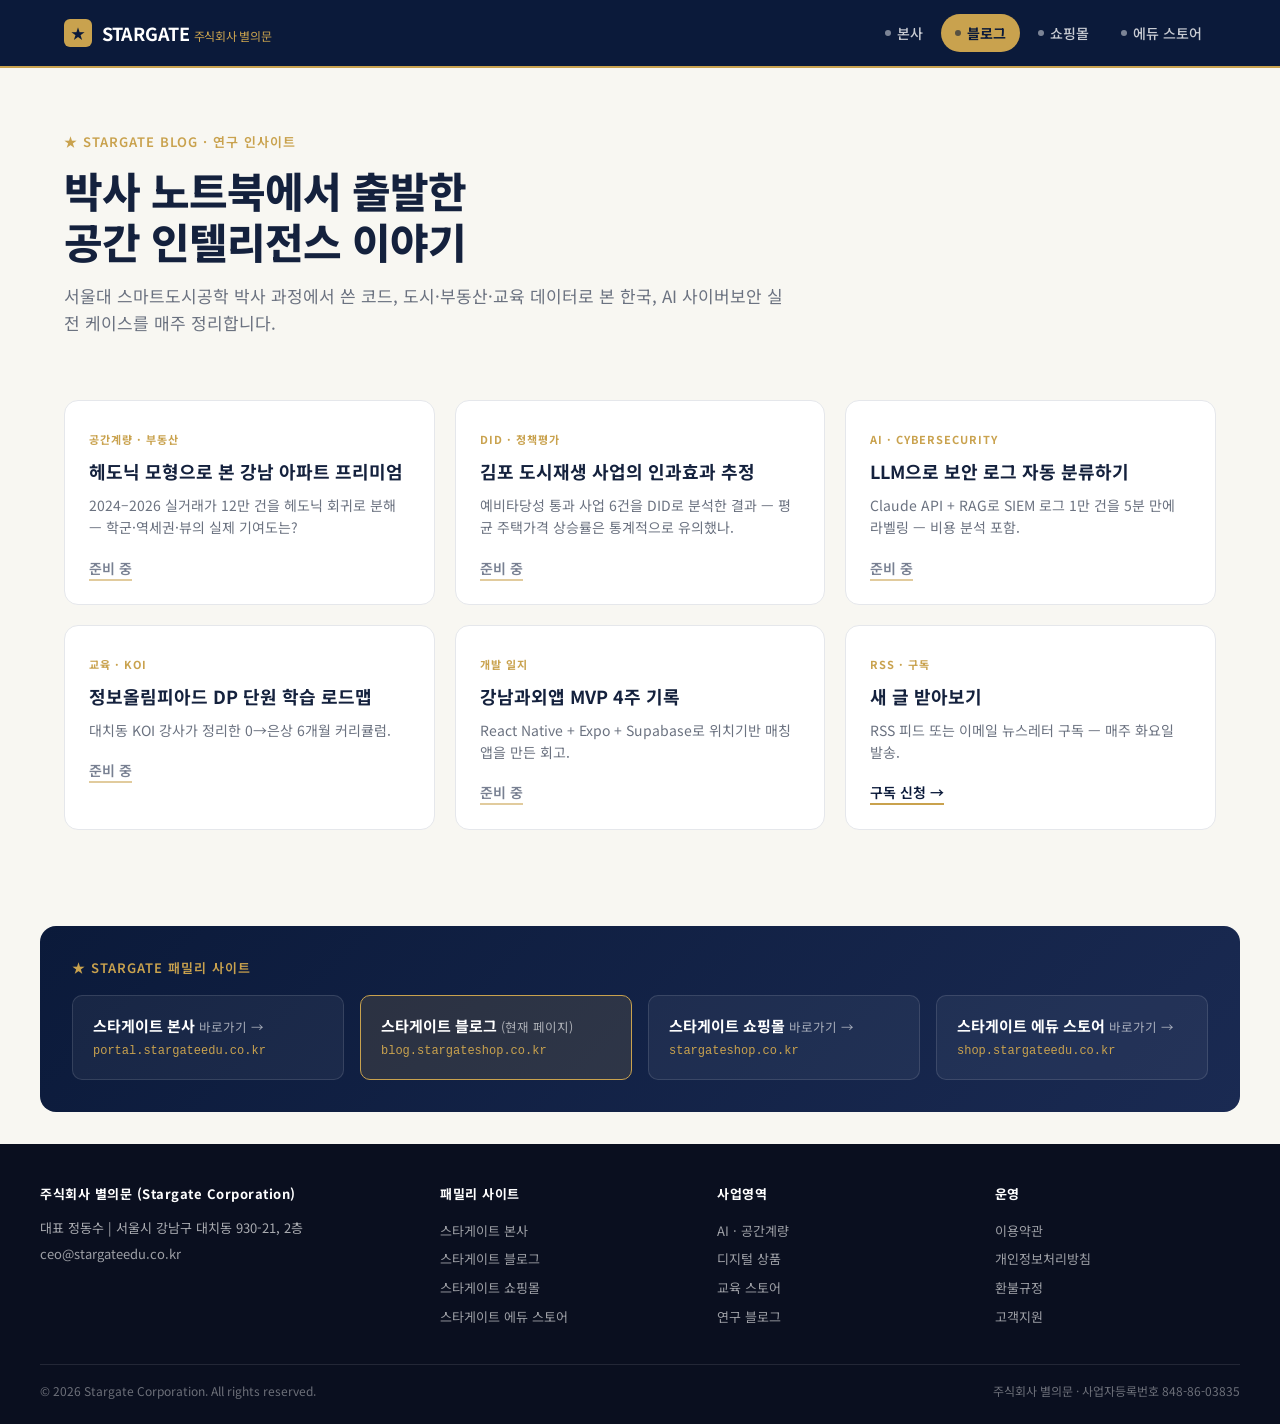
<file: index.html>
<!DOCTYPE html>
<html lang="ko">
<head>
<meta charset="UTF-8">
<meta name="viewport" content="width=device-width, initial-scale=1">
<title>STARGATE 블로그 — AI · 공간계량 · 도시공학 인사이트</title>
<meta name="description" content="주식회사 별의문 공식 블로그. AI 사이버보안, 공간계량 모형, 스마트도시, 대치동 영재교육 인사이트.">
<meta name="keywords" content="스타게이트 블로그, 공간계량, 헤도닉, DID, AI 보안, 영재교육, 대치동 KOI">
<link rel="canonical" href="https://blog.stargateshop.co.kr/">
<link rel="alternate" href="https://portal.stargateedu.co.kr/" hreflang="ko" title="STARGATE 본사">
<link rel="alternate" href="https://stargateshop.co.kr/" hreflang="ko" title="STARGATE 쇼핑몰">

<meta property="og:type" content="website">
<meta property="og:title" content="STARGATE 블로그">
<meta property="og:description" content="AI · 공간계량 · 스마트도시 인사이트">
<meta property="og:url" content="https://blog.stargateshop.co.kr/">
<meta property="og:site_name" content="STARGATE BLOG">
<meta property="og:locale" content="ko_KR">

<link rel="preconnect" href="https://fonts.googleapis.com">
<link rel="preconnect" href="https://fonts.gstatic.com" crossorigin>
<link href="https://fonts.googleapis.com/css2?family=Noto+Sans+KR:wght@400;500;600;700;800&display=swap" rel="stylesheet">

<link rel="stylesheet" href="./스타게이트 통합 네비.css">
</head>
<body>

<main>
  <section class="sg-hero">
    <div class="sg-hero__eyebrow">★ STARGATE BLOG · 연구 인사이트</div>
    <h1 class="sg-hero__title">박사 노트북에서 출발한<br>공간 인텔리전스 이야기</h1>
    <p class="sg-hero__lead">
      서울대 스마트도시공학 박사 과정에서 쓴 코드, 도시·부동산·교육 데이터로 본 한국,
      AI 사이버보안 실전 케이스를 매주 정리합니다.
    </p>
  </section>

  <section class="sg-section">
    <div class="sg-grid">
      <article class="sg-card">
        <div class="sg-card__tag">공간계량 · 부동산</div>
        <h3 class="sg-card__title">헤도닉 모형으로 본 강남 아파트 프리미엄</h3>
        <p class="sg-card__desc">2024–2026 실거래가 12만 건을 헤도닉 회귀로 분해 — 학군·역세권·뷰의 실제 기여도는?</p>
        <span class="sg-card__cta" style="opacity:.55;cursor:default">준비 중</span>
      </article>
      <article class="sg-card">
        <div class="sg-card__tag">DID · 정책평가</div>
        <h3 class="sg-card__title">김포 도시재생 사업의 인과효과 추정</h3>
        <p class="sg-card__desc">예비타당성 통과 사업 6건을 DID로 분석한 결과 — 평균 주택가격 상승률은 통계적으로 유의했나.</p>
        <span class="sg-card__cta" style="opacity:.55;cursor:default">준비 중</span>
      </article>
      <article class="sg-card">
        <div class="sg-card__tag">AI · Cybersecurity</div>
        <h3 class="sg-card__title">LLM으로 보안 로그 자동 분류하기</h3>
        <p class="sg-card__desc">Claude API + RAG로 SIEM 로그 1만 건을 5분 만에 라벨링 — 비용 분석 포함.</p>
        <span class="sg-card__cta" style="opacity:.55;cursor:default">준비 중</span>
      </article>
      <article class="sg-card">
        <div class="sg-card__tag">교육 · KOI</div>
        <h3 class="sg-card__title">정보올림피아드 DP 단원 학습 로드맵</h3>
        <p class="sg-card__desc">대치동 KOI 강사가 정리한 0→은상 6개월 커리큘럼.</p>
        <span class="sg-card__cta" style="opacity:.55;cursor:default">준비 중</span>
      </article>
      <article class="sg-card">
        <div class="sg-card__tag">개발 일지</div>
        <h3 class="sg-card__title">강남과외앱 MVP 4주 기록</h3>
        <p class="sg-card__desc">React Native + Expo + Supabase로 위치기반 매칭 앱을 만든 회고.</p>
        <span class="sg-card__cta" style="opacity:.55;cursor:default">준비 중</span>
      </article>
      <article class="sg-card">
        <div class="sg-card__tag">RSS · 구독</div>
        <h3 class="sg-card__title">새 글 받아보기</h3>
        <p class="sg-card__desc">RSS 피드 또는 이메일 뉴스레터 구독 — 매주 화요일 발송.</p>
        <a class="sg-card__cta" href="mailto:ceo@stargateedu.co.kr?subject=뉴스레터 구독">구독 신청 →</a>
      </article>
    </div>
  </section>
</main>

<script src="./스타게이트 통합 네비.js" data-site="blog"></script>
</body>
</html>
</file>
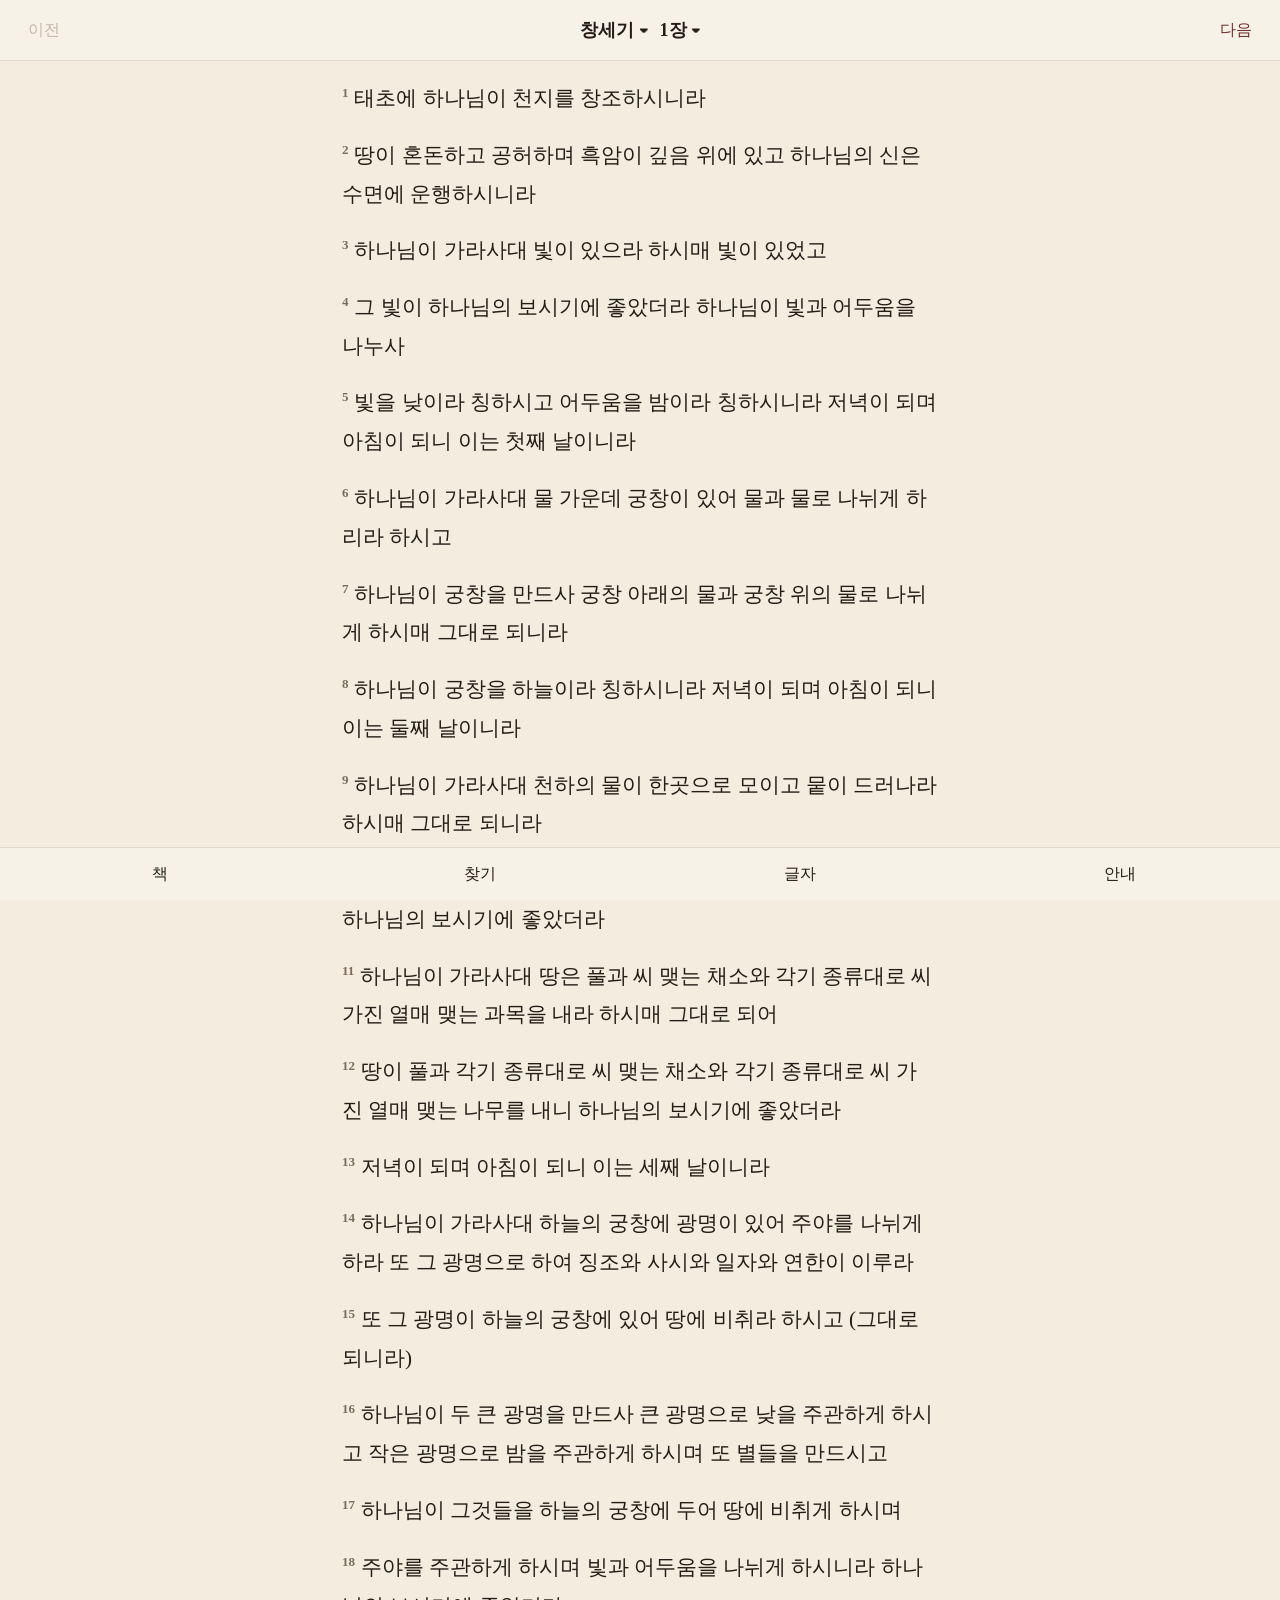
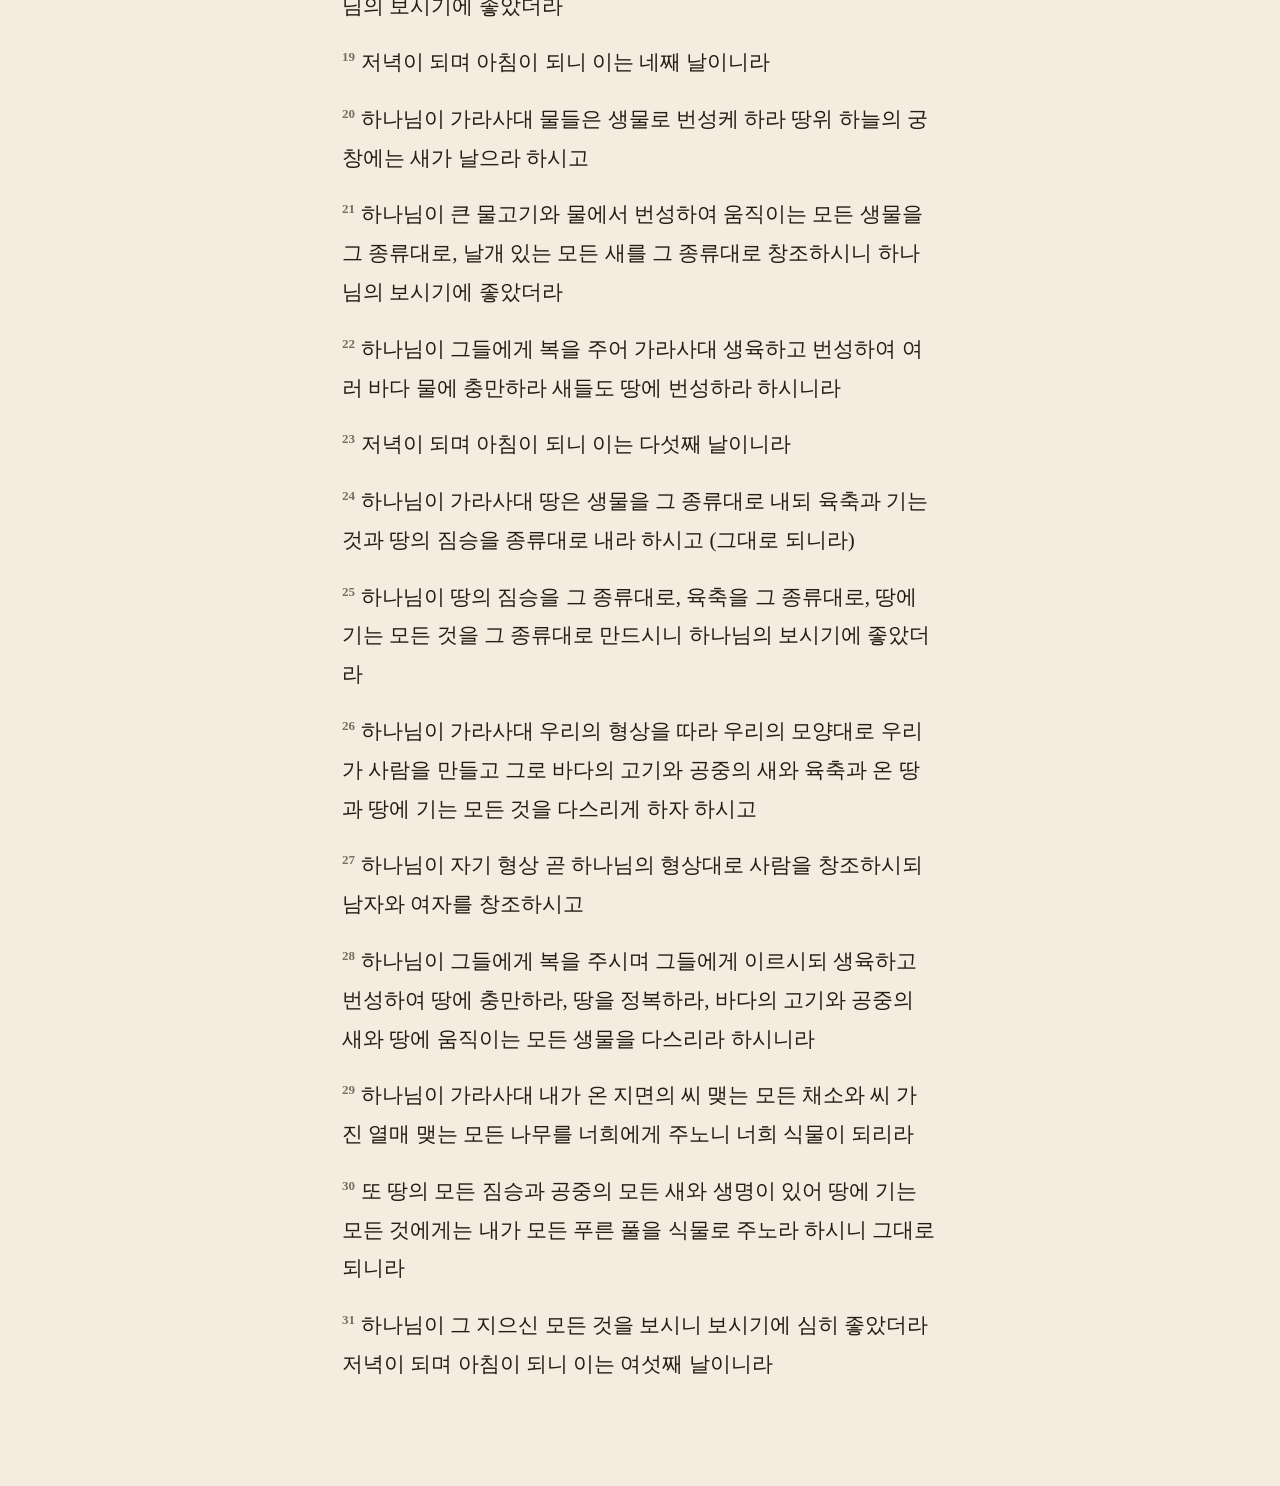
<file: bible/www/index.html>
<!DOCTYPE html>
<html lang="ko">
<head>
  <meta charset="utf-8">
  <meta name="viewport" content="width=device-width, initial-scale=1, viewport-fit=cover">
  <title>개역한글</title>
  <meta name="description" content="앱을 열면 성경전서 개역한글판 본문이 바로 나옵니다.">
  <meta name="theme-color" content="#f3ecdf">
  <link rel="icon" href="./icon-192.png">
  <link rel="manifest" href="./manifest.webmanifest">
  <link rel="stylesheet" href="./styles.css">
  <script>
    (function () {
      var size = "21";
      try { size = localStorage.getItem("krv-size") || size; } catch (e) {}
      document.documentElement.style.setProperty("--size", size + "px");
      if (history.scrollRestoration) history.scrollRestoration = "manual";
    })();
  </script>
  <script src="./boot.js"></script>
</head>
<body>
  <header class="bar">
    <button id="prev" type="button">이전</button>
    <h1>
      <button id="pick-book" type="button" aria-haspopup="dialog" aria-controls="sheet" title="책 선택"><span id="book-name">창세기</span> <span aria-hidden="true">▾</span></button>
      <button id="open-chapters" type="button" aria-haspopup="dialog" aria-controls="sheet" title="장 선택"><span id="chapter-number">1장</span> <span aria-hidden="true">▾</span></button>
    </h1>
    <button id="next" type="button">다음</button>
  </header>
  <main id="read" tabindex="-1"></main>
  <script>
    (function () {
      var boot = window.KRV_BOOT;
      var title = boot.title;
      var body = boot.html;
      var verse = "";
      try {
        var saved = JSON.parse(localStorage.getItem("krv") || "null");
        if (saved && saved.v === boot.v && saved.html) {
          title = saved.title || title;
          body = saved.html;
          verse = saved.verse || "";
        }
      } catch (e) {}
      var labels = title.match(/^(.+) (\d+장)$/);
      if (labels) {
        document.getElementById("book-name").textContent = labels[1];
        document.getElementById("chapter-number").textContent = labels[2];
      }
      var read = document.getElementById("read");
      read.innerHTML = body;
      if (verse) {
        var el = document.getElementById("v-" + verse);
        if (el) {
          var bar = document.querySelector(".bar");
          var top = el.getBoundingClientRect().top + window.pageYOffset - (bar ? bar.offsetHeight : 52) - 8;
          window.scrollTo(0, top);
        }
      }
    })();
  </script>
  <nav class="tabs" aria-label="읽기 도구">
    <button type="button" id="open-books" data-sheet="books">책</button>
    <button type="button" id="open-search" data-sheet="search">찾기</button>
    <button type="button" id="open-type" data-sheet="type">글자</button>
    <button type="button" id="open-about" data-sheet="about">안내</button>
  </nav>
  <div id="sheet" hidden>
    <div class="sheet" role="dialog" aria-modal="true" aria-labelledby="sheet-title">
      <header class="sheet-bar">
        <h2 id="sheet-title">책</h2>
        <button type="button" id="close-sheet">닫기</button>
      </header>
      <div id="sheet-body"></div>
    </div>
  </div>
  <script src="./text.js" defer></script>
  <script src="./app.js" defer></script>
</body>
</html>
</file>
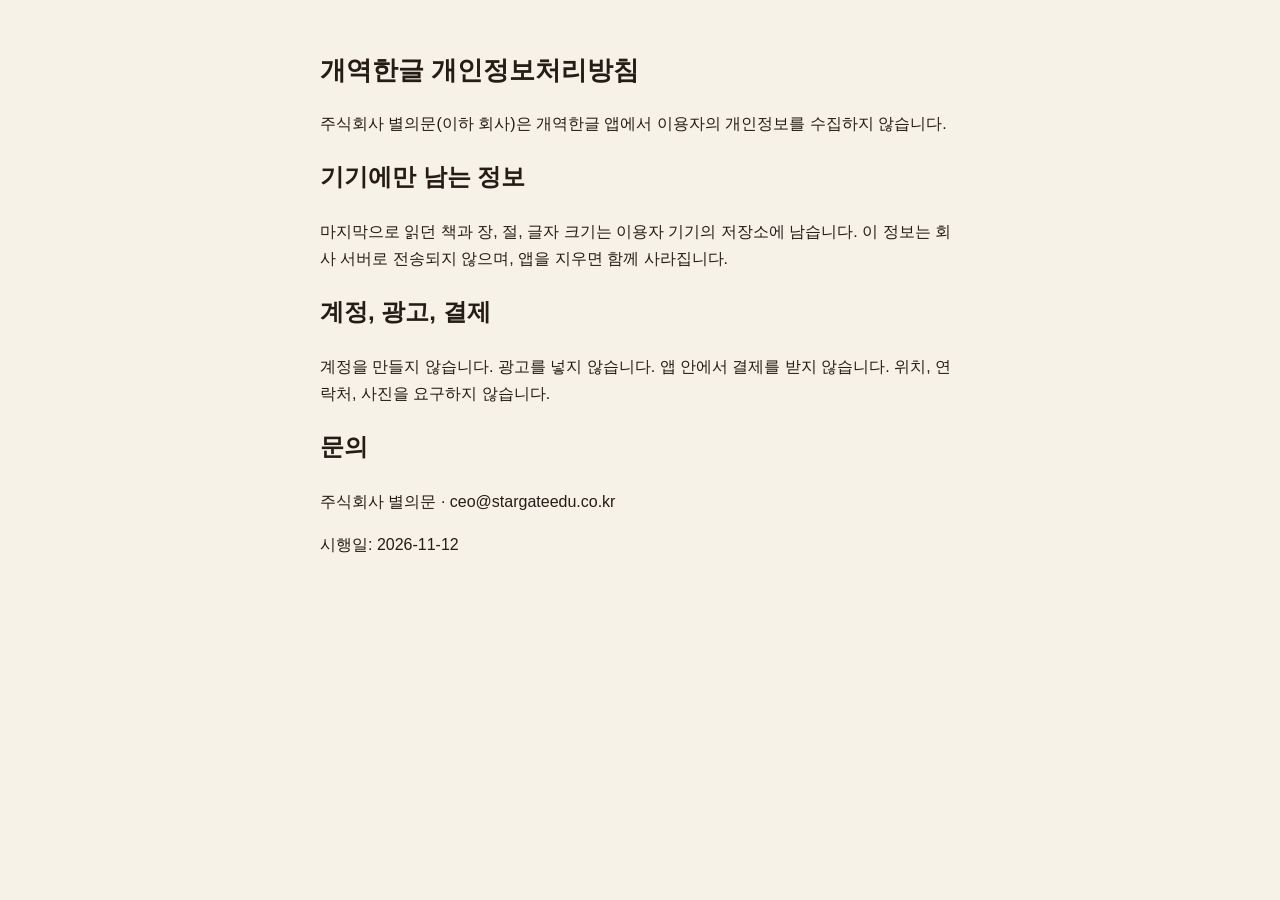
<file: bible/www/privacy.html>
<!DOCTYPE html>
<html lang="ko">
<head>
  <meta charset="utf-8">
  <meta name="viewport" content="width=device-width, initial-scale=1">
  <title>개역한글 개인정보처리방침</title>
  <style>
    body { margin: 0 auto; max-width: 40rem; padding: 32px 20px 64px; font-family: "Noto Sans KR", sans-serif; line-height: 1.7; color: #241c15; background: #f7f2e8; }
    h1 { font-size: 1.6rem; }
  </style>
</head>
<body>
  <h1>개역한글 개인정보처리방침</h1>
  <p>주식회사 별의문(이하 회사)은 개역한글 앱에서 이용자의 개인정보를 수집하지 않습니다.</p>
  <h2>기기에만 남는 정보</h2>
  <p>마지막으로 읽던 책과 장, 절, 글자 크기는 이용자 기기의 저장소에 남습니다. 이 정보는 회사 서버로 전송되지 않으며, 앱을 지우면 함께 사라집니다.</p>
  <h2>계정, 광고, 결제</h2>
  <p>계정을 만들지 않습니다. 광고를 넣지 않습니다. 앱 안에서 결제를 받지 않습니다. 위치, 연락처, 사진을 요구하지 않습니다.</p>
  <h2>문의</h2>
  <p>주식회사 별의문 · ceo@stargateedu.co.kr</p>
  <p>시행일: 2026-11-12</p>
</body>
</html>
</file>
<file: 스타게이트 통합 네비.css>
/* ============================================================
   STARGATE 통합 네비게이션 — 3사이트 공통 스타일
   portal.stargateedu.co.kr / blog.stargateshop.co.kr / stargateshop.co.kr
   ------------------------------------------------------------
   브랜드 컬러
     --sg-navy   : #0B1A3A  (메인 딥네이비, 별의문 밤하늘)
     --sg-gold   : #C9A24E  (별빛 골드)
     --sg-ink    : #14213D  (본문 잉크)
     --sg-paper  : #F8F7F2  (배경 종이)
     --sg-mute   : #6B7280  (보조 텍스트)
   ============================================================ */

:root {
  --sg-navy: #0B1A3A;
  --sg-gold: #C9A24E;
  --sg-ink:  #14213D;
  --sg-paper:#F8F7F2;
  --sg-mute: #6B7280;
  --sg-line: #E5E7EB;
}

* { box-sizing: border-box; }

html, body {
  margin: 0;
  padding: 0;
  font-family: "Noto Sans KR", "Pretendard", "Malgun Gothic", "맑은 고딕", system-ui, -apple-system, sans-serif;
  color: var(--sg-ink);
  background: var(--sg-paper);
  -webkit-font-smoothing: antialiased;
  line-height: 1.6;
}

a { color: inherit; text-decoration: none; }

/* ────── Header ────── */
.sg-header {
  background: var(--sg-navy);
  color: #fff;
  border-bottom: 2px solid var(--sg-gold);
  position: sticky;
  top: 0;
  z-index: 100;
}

.sg-header__inner {
  max-width: 1200px;
  margin: 0 auto;
  padding: 14px 24px;
  display: flex;
  align-items: center;
  justify-content: space-between;
  gap: 24px;
}

.sg-brand {
  display: flex;
  align-items: center;
  gap: 10px;
  font-weight: 700;
  font-size: 18px;
  letter-spacing: -0.3px;
}

.sg-brand__mark {
  width: 28px;
  height: 28px;
  display: inline-flex;
  align-items: center;
  justify-content: center;
  background: var(--sg-gold);
  color: var(--sg-navy);
  border-radius: 6px;
  font-weight: 900;
  font-size: 14px;
}

.sg-brand__sub {
  color: var(--sg-gold);
  font-weight: 400;
  font-size: 12px;
  margin-left: 4px;
}

.sg-nav {
  display: flex;
  align-items: center;
  gap: 4px;
}

.sg-nav__link {
  display: inline-flex;
  align-items: center;
  gap: 6px;
  padding: 8px 14px;
  border-radius: 999px;
  font-size: 14px;
  font-weight: 500;
  color: rgba(255,255,255,0.78);
  transition: all 0.15s;
}

.sg-nav__link:hover {
  color: #fff;
  background: rgba(255,255,255,0.08);
}

.sg-nav__link.is-active {
  background: var(--sg-gold);
  color: var(--sg-navy);
  font-weight: 700;
}

.sg-nav__dot {
  width: 6px;
  height: 6px;
  border-radius: 50%;
  background: currentColor;
  opacity: 0.6;
}

/* ────── Hero / 페이지 헤딩 ────── */
.sg-hero {
  max-width: 1200px;
  margin: 0 auto;
  padding: 64px 24px 32px;
}

.sg-hero__eyebrow {
  font-size: 13px;
  color: var(--sg-gold);
  font-weight: 600;
  letter-spacing: 1px;
  text-transform: uppercase;
  margin-bottom: 12px;
}

.sg-hero__title {
  font-size: 42px;
  line-height: 1.2;
  font-weight: 800;
  margin: 0 0 16px;
  letter-spacing: -1px;
}

.sg-hero__lead {
  font-size: 17px;
  color: var(--sg-mute);
  max-width: 720px;
  margin: 0;
}

/* ────── Section / Card ────── */
.sg-section {
  max-width: 1200px;
  margin: 0 auto;
  padding: 32px 24px 64px;
}

.sg-grid {
  display: grid;
  grid-template-columns: repeat(auto-fit, minmax(280px, 1fr));
  gap: 20px;
}

.sg-card {
  background: #fff;
  border: 1px solid var(--sg-line);
  border-radius: 14px;
  padding: 24px;
  transition: transform 0.15s, box-shadow 0.15s;
}

.sg-card:hover {
  transform: translateY(-2px);
  box-shadow: 0 8px 24px rgba(11,26,58,0.08);
}

.sg-card__tag {
  display: inline-block;
  font-size: 11px;
  font-weight: 700;
  color: var(--sg-gold);
  letter-spacing: 1px;
  text-transform: uppercase;
  margin-bottom: 8px;
}

.sg-card__title {
  font-size: 18px;
  font-weight: 700;
  margin: 0 0 8px;
}

.sg-card__desc {
  font-size: 14px;
  color: var(--sg-mute);
  margin: 0 0 16px;
}

.sg-card__cta {
  font-size: 14px;
  font-weight: 600;
  color: var(--sg-navy);
  border-bottom: 2px solid var(--sg-gold);
  padding-bottom: 1px;
}

/* ────── 사이트 간 링크 박스 (Cross-link) ────── */
.sg-cross {
  background: linear-gradient(135deg, var(--sg-navy) 0%, #1a2a52 100%);
  color: #fff;
  border-radius: 16px;
  padding: 32px;
  margin: 32px auto;
  max-width: 1200px;
}

.sg-cross__title {
  font-size: 13px;
  color: var(--sg-gold);
  letter-spacing: 1px;
  text-transform: uppercase;
  margin-bottom: 16px;
  font-weight: 600;
}

.sg-cross__grid {
  display: grid;
  grid-template-columns: repeat(auto-fit, minmax(260px, 1fr));
  gap: 16px;
}

.sg-cross__item {
  background: rgba(255,255,255,0.05);
  border: 1px solid rgba(255,255,255,0.12);
  border-radius: 10px;
  padding: 18px 20px;
  display: block;
  transition: all 0.15s;
}

.sg-cross__item:hover {
  background: rgba(255,255,255,0.10);
  border-color: var(--sg-gold);
}

.sg-cross__item.is-current {
  background: rgba(201,162,78,0.15);
  border-color: var(--sg-gold);
}

.sg-cross__name {
  font-size: 15px;
  font-weight: 700;
  margin-bottom: 4px;
}

.sg-cross__url {
  font-size: 12px;
  color: var(--sg-gold);
  font-family: ui-monospace, SFMono-Regular, monospace;
}

/* ────── Footer ────── */
.sg-footer {
  background: #0a0f1f;
  color: rgba(255,255,255,0.65);
  padding: 40px 24px 24px;
  font-size: 13px;
}

.sg-footer__inner {
  max-width: 1200px;
  margin: 0 auto;
  display: grid;
  grid-template-columns: 1.5fr 1fr 1fr 1fr;
  gap: 32px;
  margin-bottom: 32px;
}

.sg-footer__col h4 {
  color: #fff;
  font-size: 13px;
  margin: 0 0 12px;
  letter-spacing: 0.5px;
}

.sg-footer__col a {
  display: block;
  padding: 4px 0;
  color: rgba(255,255,255,0.6);
}

.sg-footer__col a:hover { color: var(--sg-gold); }

.sg-footer__bottom {
  max-width: 1200px;
  margin: 0 auto;
  border-top: 1px solid rgba(255,255,255,0.1);
  padding-top: 16px;
  display: flex;
  justify-content: space-between;
  flex-wrap: wrap;
  gap: 8px;
  font-size: 12px;
  color: rgba(255,255,255,0.4);
}

/* ────── Mobile ────── */
@media (max-width: 768px) {
  .sg-header__inner { flex-direction: column; gap: 12px; padding: 12px 16px; }
  .sg-nav { flex-wrap: wrap; justify-content: center; }
  .sg-nav__link { padding: 6px 10px; font-size: 13px; }
  .sg-hero { padding: 40px 16px 24px; }
  .sg-hero__title { font-size: 30px; }
  .sg-section { padding: 24px 16px 48px; }
  .sg-cross { margin: 24px 16px; padding: 24px; }
  .sg-footer__inner { grid-template-columns: 1fr 1fr; gap: 24px; }
}
</file>
<file: bible/www/styles.css>
:root {
  --size: 21px;
  --paper: #f3ecdf;
  --ink: #241c15;
  --muted: #7a6d5e;
  --line: #e2d8c8;
  --bar: #f7f2e8;
  --mark: #6f2e2a;
  color-scheme: light;
}

* { box-sizing: border-box; }

html, body {
  margin: 0;
}

body {
  background: var(--paper);
  color: var(--ink);
  font-family: "Noto Serif KR", "Source Han Serif K", "Nanum Myeongjo", "Batang", serif;
}

button, input {
  font: inherit;
  color: inherit;
}

.bar, .tabs, .sheet-bar {
  display: flex;
  align-items: center;
  background: var(--bar);
}

.bar {
  position: sticky;
  top: 0;
  z-index: 2;
  gap: 8px;
  min-height: 52px;
  padding: max(8px, env(safe-area-inset-top)) 12px 8px;
  border-bottom: 1px solid var(--line);
}

.bar h1, .sheet-bar h2 {
  flex: 1;
  margin: 0;
  text-align: center;
  font-size: 18px;
  font-weight: 650;
  letter-spacing: -0.02em;
}

.bar button, .sheet-bar button, .tabs button, .books button, .chapters button, .sizes button, .hit {
  border: 0;
  background: transparent;
  cursor: pointer;
}

.bar button {
  min-width: 64px;
  min-height: 40px;
  border-radius: 8px;
  color: var(--mark);
  font-size: 16px;
}

.bar h1 {
  display: flex;
  justify-content: center;
  flex-wrap: wrap;
}

.bar h1 button {
  min-width: 44px;
  min-height: 44px;
  color: inherit;
  font: inherit;
}

.bar button:disabled {
  color: #c4b8a8;
  cursor: default;
}

main {
  width: min(40rem, 100%);
  margin: 0 auto;
  padding: 18px 22px calc(84px + env(safe-area-inset-bottom));
  font-size: var(--size);
  line-height: 1.85;
}

.v {
  margin: 0 0 0.85em;
  scroll-margin-top: 68px;
}

.v sup {
  margin-right: 0.45em;
  color: var(--muted);
  font-size: 0.62em;
  font-weight: 650;
  font-variant-numeric: tabular-nums;
}

.v.here {
  background: #efe2c8;
}

.tabs {
  position: fixed;
  left: 0;
  right: 0;
  bottom: 0;
  z-index: 2;
  border-top: 1px solid var(--line);
  padding-bottom: env(safe-area-inset-bottom);
}

.tabs button {
  flex: 1;
  min-height: 52px;
  font-size: 16px;
}

.tabs button[aria-current="true"] {
  color: var(--mark);
  font-weight: 700;
}

body:has(#sheet:not([hidden])) .tabs {
  visibility: hidden;
}

#sheet {
  position: fixed;
  inset: 0;
  z-index: 5;
  background: rgba(36, 28, 21, 0.35);
}

.sheet {
  position: absolute;
  inset: 0;
  display: flex;
  flex-direction: column;
  background: var(--paper);
}

.sheet-bar {
  min-height: 52px;
  padding: max(8px, env(safe-area-inset-top)) 8px 8px 16px;
  border-bottom: 1px solid var(--line);
}

.sheet-bar button {
  min-width: 64px;
  min-height: 40px;
  color: var(--mark);
}

#sheet-body {
  overflow: auto;
  padding: 16px 16px calc(24px + env(safe-area-inset-bottom));
}

.group-label {
  margin: 18px 0 8px;
  color: var(--muted);
  font-size: 13px;
  font-weight: 700;
  letter-spacing: 0.08em;
}

.books, .chapters, .sizes {
  display: grid;
  gap: 8px;
}

.books { grid-template-columns: repeat(3, 1fr); }
.chapters { grid-template-columns: repeat(5, 1fr); }
.sizes { grid-template-columns: repeat(4, 1fr); }

.books button, .chapters button, .sizes button {
  min-height: 46px;
  border-radius: 8px;
  background: #fffdf8;
  border: 1px solid var(--line);
  font-size: 15px;
}

.books button[aria-current="true"],
.chapters button[aria-current="true"],
.sizes button[aria-current="true"] {
  border-color: var(--mark);
  color: var(--mark);
}

.search {
  display: flex;
  gap: 8px;
}

.search input {
  flex: 1;
  min-height: 48px;
  padding: 0 12px;
  border: 1px solid var(--line);
  border-radius: 8px;
  background: #fffdf8;
}

.search button, .back-books {
  min-height: 48px;
  padding: 0 14px;
  border: 0;
  border-radius: 8px;
  background: var(--ink);
  color: var(--paper);
  cursor: pointer;
}

.hint, .about p {
  color: var(--muted);
  font-size: 15px;
  line-height: 1.6;
}

.hit {
  display: block;
  width: 100%;
  margin: 0;
  padding: 12px 0;
  border-bottom: 1px solid var(--line);
  text-align: left;
  line-height: 1.55;
}

.hit b {
  display: block;
  margin-bottom: 2px;
  color: var(--mark);
  font-weight: 700;
}

.about h3 {
  margin: 22px 0 8px;
  font-size: 16px;
}

@media (min-width: 720px) {
  .books { grid-template-columns: repeat(6, 1fr); }
  .sheet { inset: 5vh 12vw; border: 1px solid var(--line); }
}
</file>
